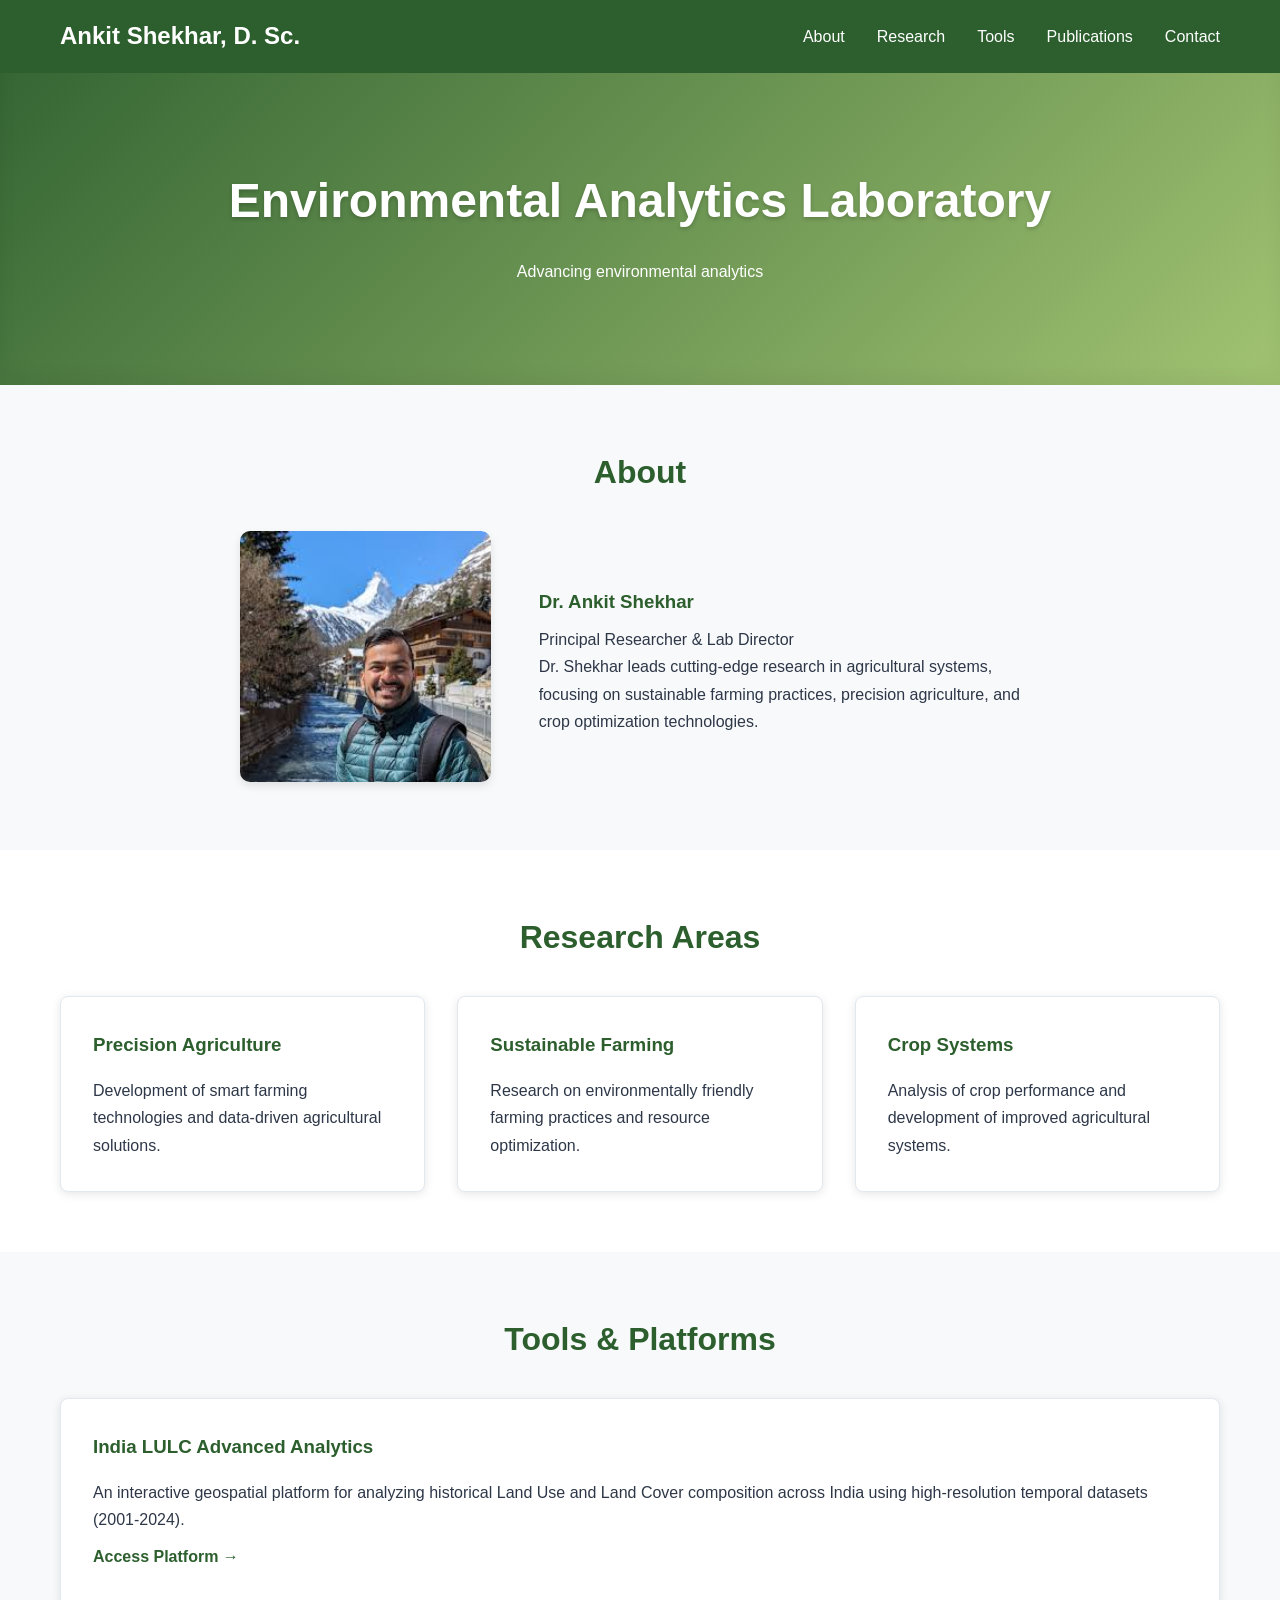
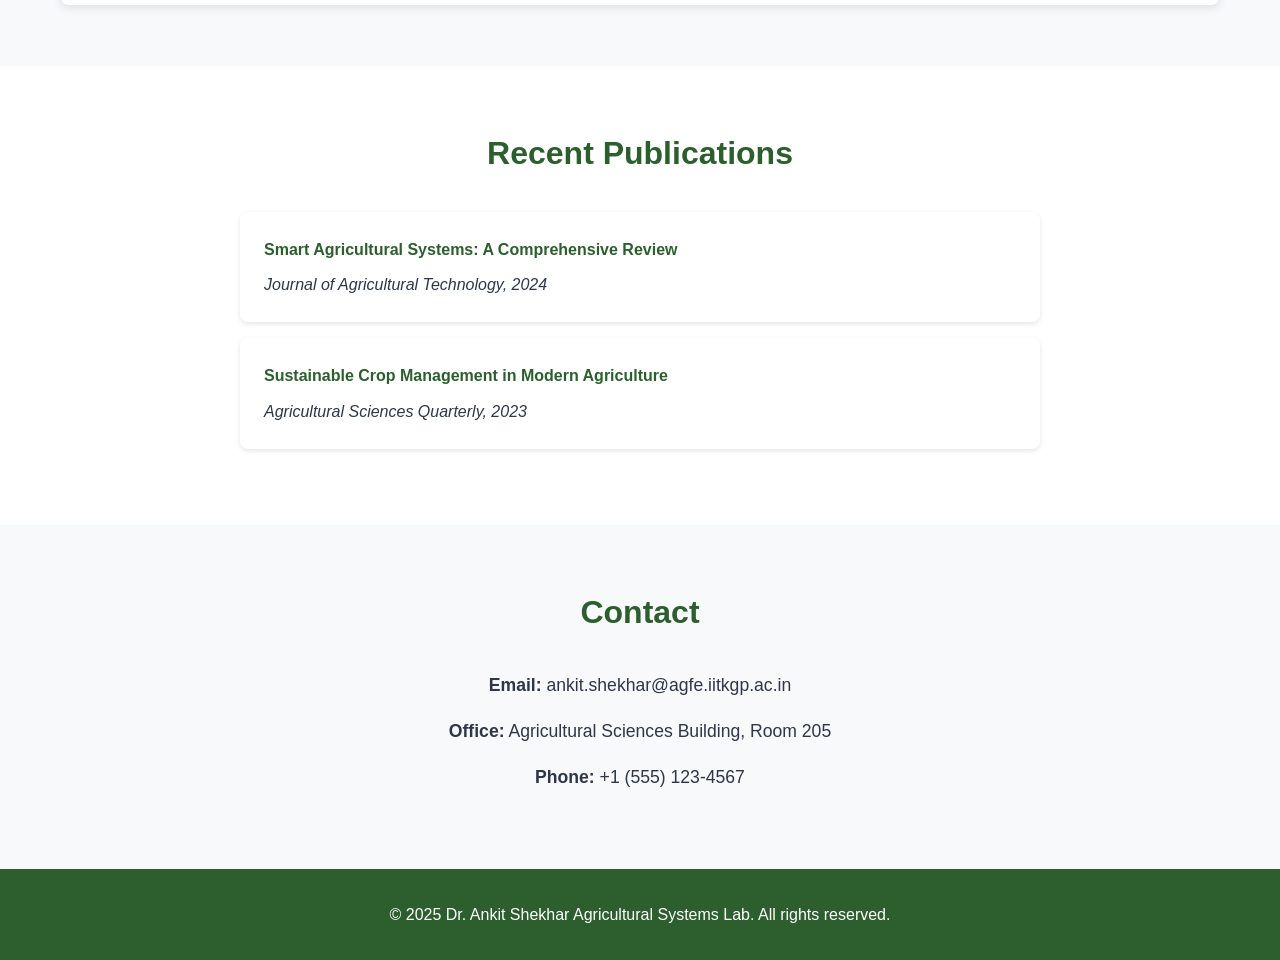
<file: index.html>
<!DOCTYPE html>
<html lang="en">

<head>
    <meta charset="UTF-8">
    <meta name="viewport" content="width=device-width, initial-scale=1.0">
    <title>Dr. Ankit Shekhar - Environmental Analytics Laboratory</title>
    <link rel="stylesheet" href="styles.css">
</head>

<body>
    <header>
        <nav>
            <div class="nav-container">
                <h1>Ankit Shekhar, D. Sc.</h1>
                <ul>
                    <li><a href="#about">About</a></li>
                    <li><a href="#research">Research</a></li>
                    <li><a href="#tools">Tools</a></li>
                    <li><a href="#publications">Publications</a></li>
                    <li><a href="#contact">Contact</a></li>
                </ul>
            </div>
        </nav>
    </header>

    <main>
        <section id="hero">
            <div class="container">
                <h2>Environmental Analytics Laboratory</h2>
                <p>Advancing environmental analytics</p>
            </div>
        </section>

        <section id="about">
            <div class="container">
                <h2>About</h2>
                <div class="about-content">
                    <div class="profile-img">
                        <!-- FIX: added loading="lazy" — browser skips this until user scrolls near it -->
                        <img src="images/AnkitShekhar.jpeg" alt="Dr. Ankit Shekhar" loading="lazy">
                    </div>
                    <div class="bio">
                        <h3>Dr. Ankit Shekhar</h3>
                        <p>Principal Researcher & Lab Director</p>
                        <p>Dr. Shekhar leads cutting-edge research in agricultural systems, focusing on sustainable
                            farming practices, precision agriculture, and crop optimization technologies.</p>
                    </div>
                </div>
            </div>
        </section>

        <section id="research">
            <div class="container">
                <h2>Research Areas</h2>
                <div class="research-grid">
                    <div class="research-item">
                        <h3>Precision Agriculture</h3>
                        <p>Development of smart farming technologies and data-driven agricultural solutions.</p>
                    </div>
                    <div class="research-item">
                        <h3>Sustainable Farming</h3>
                        <p>Research on environmentally friendly farming practices and resource optimization.</p>
                    </div>
                    <div class="research-item">
                        <h3>Crop Systems</h3>
                        <p>Analysis of crop performance and development of improved agricultural systems.</p>
                    </div>
                </div>
            </div>
        </section>

        <section id="tools">
            <div class="container">
                <h2>Tools & Platforms</h2>
                <div class="research-grid">
                    <div class="research-item">
                        <h3>India LULC Advanced Analytics</h3>
                        <p>An interactive geospatial platform for analyzing historical Land Use and Land Cover composition across India using high-resolution temporal datasets (2001-2024).</p>
                        <a href="/projects/lulc/" style="color: #2c5f2d; font-weight: bold; text-decoration: none; margin-top: 10px; display: inline-block; border-bottom: 2px solid transparent; transition: border-color 0.2s;">Access Platform →</a>
                    </div>
                </div>
            </div>
        </section>

        <section id="publications">
            <div class="container">
                <h2>Recent Publications</h2>
                <div class="publication-list">
                    <div class="publication">
                        <h4>Smart Agricultural Systems: A Comprehensive Review</h4>
                        <p><em>Journal of Agricultural Technology, 2024</em></p>
                    </div>
                    <div class="publication">
                        <h4>Sustainable Crop Management in Modern Agriculture</h4>
                        <p><em>Agricultural Sciences Quarterly, 2023</em></p>
                    </div>
                </div>
            </div>
        </section>

        <section id="contact">
            <div class="container">
                <h2>Contact</h2>
                <div class="contact-info">
                    <p><strong>Email:</strong> ankit.shekhar@agfe.iitkgp.ac.in</p>
                    <p><strong>Office:</strong> Agricultural Sciences Building, Room 205</p>
                    <p><strong>Phone:</strong> +1 (555) 123-4567</p>
                </div>
            </div>
        </section>
    </main>

    <footer>
        <div class="container">
            <p>&copy; 2025 Dr. Ankit Shekhar Agricultural Systems Lab. All rights reserved.</p>
        </div>
    </footer>
</body>

</html>
</file>
<file: styles.css>
* {
    margin: 0;
    padding: 0;
    box-sizing: border-box;
}

/* ── Merged body rule (was defined twice) ── */
body {
    font-family: 'Arial', sans-serif;
    line-height: 1.7;
    color: #2d3748;
}

html {
    scroll-behavior: smooth;
}

.container {
    max-width: 1200px;
    margin: 0 auto;
    padding: 0 20px;
}

/* ── Header ── */
header {
    background: #2c5f2d;
    color: white;
    padding: 1rem 0;
    position: fixed;
    width: 100%;
    top: 0;
    z-index: 1000;
}

.nav-container {
    max-width: 1200px;
    margin: 0 auto;
    padding: 0 20px;
    display: flex;
    justify-content: space-between;
    align-items: center;
}

nav h1 {
    font-size: 1.5rem;
}

nav ul {
    display: flex;
    list-style: none;
    gap: 2rem;
}

/* ── Nav links (was defined twice, merged) ── */
nav a {
    color: white;
    text-decoration: none;
    position: relative;
    padding-bottom: 6px;
    transition: color 0.3s;
}

nav a:hover {
    color: white;  /* kept white on hover as intended by the override */
}

nav a::after {
    content: '';
    position: absolute;
    width: 0;
    height: 2px;
    bottom: 0;
    left: 0;
    background-color: #97bc62;
    transition: width 0.3s ease-in-out;
}

nav a:hover::after {
    width: 100%;
}

/* ── Hero Section ──
   FIX: Removed external Unsplash fetch (was loading a 1920px image on every visit).
   Pure CSS gradient is instant — zero network cost.
   To add a background image, download it locally and use: url('../images/hero-bg.jpg')
── */
#hero {
    background: linear-gradient(135deg, rgba(44, 95, 45, 0.98), rgba(151, 188, 98, 0.90));
    color: white;
    padding: 160px 0 100px;
    text-align: center;
    box-shadow: inset 0 -10px 20px rgba(0,0,0,0.05);
}

#hero h2 {
    font-size: 3rem;
    margin-bottom: 1rem;
    color: white;
    text-shadow: 0 2px 4px rgba(0,0,0,0.2);
}

/* ── Sections ── */
section {
    padding: 60px 0;
}

section:nth-child(even) {
    background: #f8f9fa;
}

h2 {
    font-size: 2rem;
    margin-bottom: 2rem;
    text-align: center;
    color: #2c5f2d;
}

/* ── About Section ── */
.about-content {
    display: flex;
    gap: 3rem;
    align-items: center;
    max-width: 800px;
    margin: 0 auto;
}

.profile-img {
    flex: 1;
}

.profile-img img {
    width: 100%;
    max-width: 300px;
    border-radius: 10px;
    box-shadow: 0 4px 8px rgba(0,0,0,0.1);
}

.bio {
    flex: 2;
}

.bio h3 {
    color: #2c5f2d;
    margin-bottom: 0.5rem;
}

/* ── Research Grid (was defined twice, merged) ── */
.research-grid {
    display: grid;
    grid-template-columns: repeat(auto-fit, minmax(300px, 1fr));
    gap: 2rem;
    margin-top: 2rem;
}

.research-item {
    background: white;
    padding: 2rem;
    border-radius: 8px;
    box-shadow: 0 2px 10px rgba(0,0,0,0.1);
    border: 1px solid #e2e8f0;
    transition: all 0.3s cubic-bezier(0.4, 0, 0.2, 1);
}

.research-item:hover {
    transform: translateY(-8px);
    box-shadow: 0 12px 20px rgba(0,0,0,0.1);
    border-color: #97bc62;
}

.research-item h3 {
    color: #2c5f2d;
    margin-bottom: 1rem;
}

/* ── Publications ── */
.publication-list {
    max-width: 800px;
    margin: 0 auto;
}

.publication {
    background: white;
    padding: 1.5rem;
    margin-bottom: 1rem;
    border-radius: 8px;
    box-shadow: 0 2px 5px rgba(0,0,0,0.1);
}

.publication h4 {
    color: #2c5f2d;
    margin-bottom: 0.5rem;
}

/* ── Contact ── */
.contact-info {
    max-width: 600px;
    margin: 0 auto;
    text-align: center;
}

.contact-info p {
    margin-bottom: 1rem;
    font-size: 1.1rem;
}

/* ── Launch Button ── */
.launch-btn {
    display: inline-block;
    margin-top: 20px;
    padding: 10px 20px;
    background-color: #2c5f2d;
    color: white !important;
    border-radius: 6px;
    font-weight: 600;
    text-decoration: none;
    transition: all 0.2s ease;
    box-shadow: 0 4px 6px rgba(44, 95, 45, 0.2);
}

.launch-btn:hover {
    background-color: #1a3b1a;
    transform: translateY(-2px);
    box-shadow: 0 6px 12px rgba(44, 95, 45, 0.3);
}

/* ── Footer ── */
footer {
    background: #2c5f2d;
    color: white;
    text-align: center;
    padding: 2rem 0;
}

/* ── Responsive Design ── */
@media (max-width: 768px) {
    .nav-container {
        flex-direction: column;
        gap: 1rem;
    }

    nav ul {
        gap: 1rem;
    }

    #hero h2 {
        font-size: 2rem;
    }

    .about-content {
        flex-direction: column;
        text-align: center;
    }

    .research-grid {
        grid-template-columns: 1fr;
    }
}
</file>
